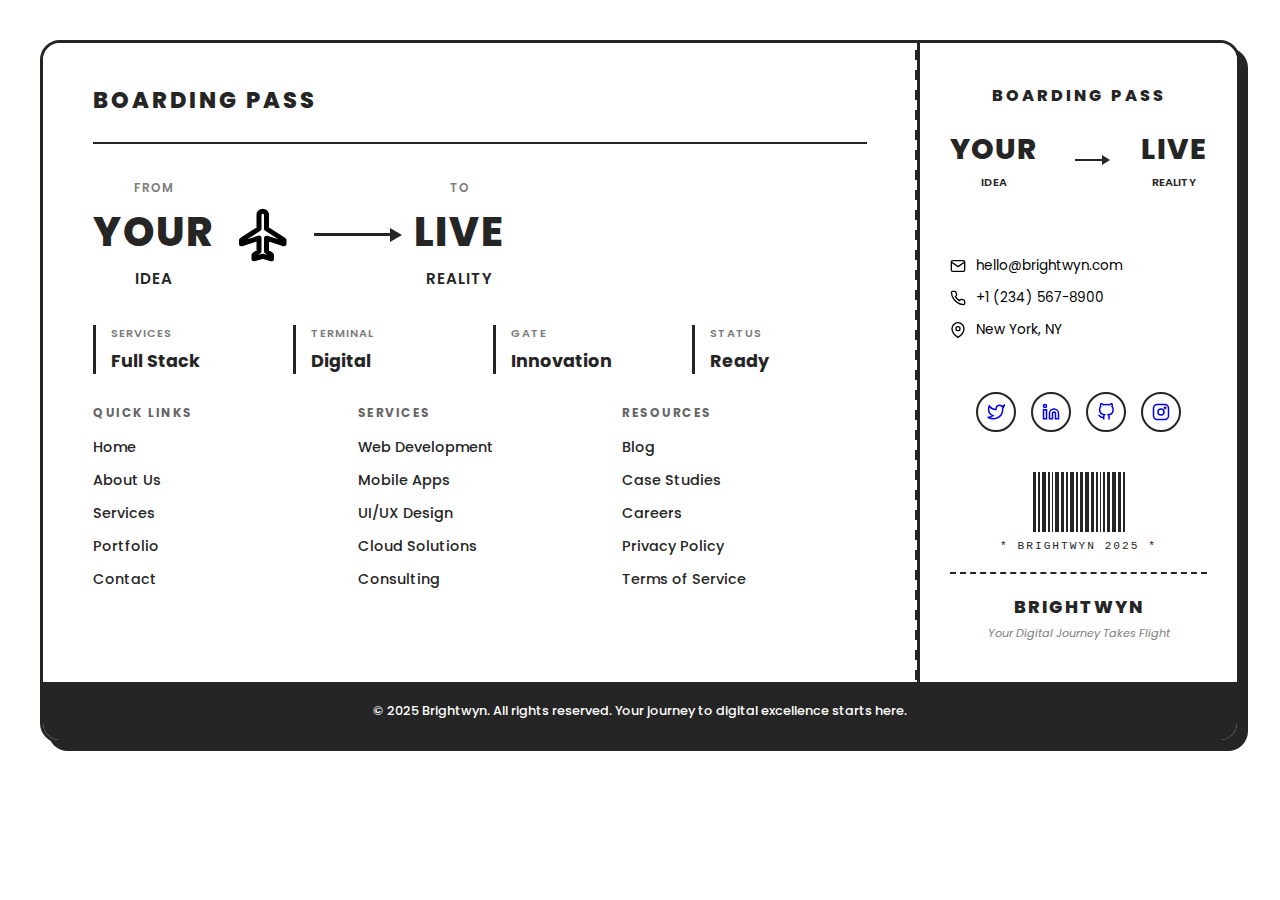
<file: footer1.html>
<!DOCTYPE html>
<html lang="en">
<head>
    <meta charset="UTF-8">
    <meta name="viewport" content="width=device-width, initial-scale=1.0">
    <title>Boarding Pass Footer</title>
    <link rel="preconnect" href="https://fonts.googleapis.com">
    <link rel="preconnect" href="https://fonts.gstatic.com" crossorigin>
    <link href="https://fonts.googleapis.com/css2?family=Poppins:wght@400;500;600;700;800&family=Nunito:wght@400;600&display=swap" rel="stylesheet">
    
    <style>
        * {
            margin: 0;
            padding: 0;
            box-sizing: border-box;
        }

        body {
            font-family: 'Poppins', sans-serif;
            background: #fffffe;
            padding: 40px 20px;
        }

        /* Boarding Pass Footer */
        .boarding-pass-footer {
            max-width: 1200px;
            margin: 0 auto;
            background: white;
            border: 3px solid #252525;
            border-radius: 20px;
            box-shadow: 8px 8px 0px #252525;
            overflow: hidden;
            position: relative;
        }

        /* Perforated edge between main and stub */
        .boarding-pass-footer::before {
            content: '';
            position: absolute;
            right: 320px;
            top: 0;
            bottom: 0;
            width: 2px;
            background: repeating-linear-gradient(
                0deg,
                #252525 0px,
                #252525 10px,
                transparent 10px,
                transparent 20px
            );
            z-index: 10;
        }

        .boarding-pass-container {
            display: grid;
            grid-template-columns: 1fr 320px;
            min-height: 400px;
        }

        /* Main Section (Left) */
        .main-section {
            padding: 40px 50px;
            position: relative;
            background: white;
        }

        .pass-header {
            display: flex;
            justify-content: space-between;
            align-items: flex-start;
            margin-bottom: 35px;
            padding-bottom: 25px;
            border-bottom: 2px solid #252525;
        }

        .pass-title {
            font-family: 'Poppins', sans-serif;
            font-weight: 800;
            font-size: 1.4rem;
            letter-spacing: 3px;
            color: #252525;
        }

        .flight-path {
            display: flex;
            align-items: center;
            gap: 20px;
            margin-bottom: 35px;
        }

        .airport-code {
            text-align: center;
        }

        .airport-label {
            font-size: 0.75rem;
            font-weight: 600;
            color: #252525;
            opacity: 0.6;
            margin-bottom: 5px;
            text-transform: uppercase;
            letter-spacing: 1px;
        }

        .airport-name {
            font-family: 'Poppins', sans-serif;
            font-weight: 800;
            font-size: 2.5rem;
            color: #252525;
            letter-spacing: 2px;
        }

        .airport-city {
            font-size: 0.95rem;
            font-weight: 600;
            color: #252525;
            text-transform: uppercase;
            margin-top: 5px;
            letter-spacing: 1px;
        }

        .plane-icon {
            width: 60px;
            height: 60px;
            stroke: #252525;
            stroke-width: 2;
            fill: none;
        }

        .arrow-line {
            width: 80px;
            height: 3px;
            background: #252525;
            position: relative;
        }

        .arrow-line::after {
            content: '';
            position: absolute;
            right: -8px;
            top: -5px;
            width: 0;
            height: 0;
            border-top: 7px solid transparent;
            border-bottom: 7px solid transparent;
            border-left: 12px solid #252525;
        }

        /* Info Grid */
        .info-grid {
            display: grid;
            grid-template-columns: repeat(4, 1fr);
            gap: 25px;
            margin-bottom: 30px;
        }

        .info-item {
            border-left: 3px solid #252525;
            padding-left: 15px;
        }

        .info-label {
            font-size: 0.7rem;
            font-weight: 600;
            color: #252525;
            opacity: 0.6;
            text-transform: uppercase;
            letter-spacing: 1px;
            margin-bottom: 6px;
        }

        .info-value {
            font-family: 'Poppins', sans-serif;
            font-weight: 700;
            font-size: 1.1rem;
            color: #252525;
        }

        /* Links Section */
        .links-section {
            margin-top: 25px;
        }

        .links-grid {
            display: grid;
            grid-template-columns: repeat(3, 1fr);
            gap: 20px;
        }

        .link-column h4 {
            font-size: 0.75rem;
            font-weight: 700;
            color: #252525;
            text-transform: uppercase;
            letter-spacing: 1.5px;
            margin-bottom: 12px;
            opacity: 0.7;
        }

        .link-column ul {
            list-style: none;
        }

        .link-column li {
            margin-bottom: 8px;
        }

        .link-column a {
            text-decoration: none;
            color: #252525;
            font-size: 0.9rem;
            font-weight: 500;
            transition: all 0.3s ease;
            display: inline-block;
        }

        .link-column a:hover {
            transform: translateX(5px);
            font-weight: 700;
        }

        /* Stub Section (Right) */
        .stub-section {
            background: white;
            padding: 40px 30px;
            display: flex;
            flex-direction: column;
            justify-content: space-between;
            border-left: 3px solid #252525;
        }

        .stub-header {
            text-align: center;
            margin-bottom: 25px;
        }

        .stub-title {
            font-family: 'Poppins', sans-serif;
            font-weight: 800;
            font-size: 1rem;
            letter-spacing: 3px;
            color: #252525;
            margin-bottom: 20px;
        }

        .stub-route {
            display: flex;
            justify-content: space-between;
            align-items: center;
            margin-bottom: 20px;
        }

        .stub-airport {
            text-align: center;
        }

        .stub-code {
            font-family: 'Poppins', sans-serif;
            font-weight: 800;
            font-size: 1.8rem;
            color: #252525;
            letter-spacing: 1px;
        }

        .stub-city {
            font-size: 0.7rem;
            font-weight: 600;
            color: #252525;
            text-transform: uppercase;
            margin-top: 3px;
        }

        .stub-arrow {
            width: 30px;
            height: 2px;
            background: #252525;
            position: relative;
        }

        .stub-arrow::after {
            content: '';
            position: absolute;
            right: -5px;
            top: -4px;
            width: 0;
            height: 0;
            border-top: 5px solid transparent;
            border-bottom: 5px solid transparent;
            border-left: 8px solid #252525;
        }

        /* Contact Info in Stub */
        .stub-contact {
            margin: 20px 0;
        }

        .contact-item {
            display: flex;
            align-items: center;
            gap: 10px;
            margin-bottom: 12px;
            font-size: 0.85rem;
        }

        .contact-item svg {
            width: 16px;
            height: 16px;
            stroke: #252525;
            flex-shrink: 0;
        }

        /* Social Links */
        .social-links {
            display: flex;
            justify-content: center;
            gap: 15px;
            margin: 20px 0;
        }

        .social-link {
            width: 40px;
            height: 40px;
            border: 2.5px solid #252525;
            border-radius: 50%;
            display: flex;
            align-items: center;
            justify-content: center;
            transition: all 0.3s ease;
            background: white;
        }

        .social-link:hover {
            transform: scale(1.1);
            background: #252525;
        }

        .social-link:hover svg {
            stroke: white;
        }

        .social-link svg {
            width: 18px;
            height: 18px;
            stroke: #252525;
        }

        /* Barcode */
        .barcode {
            margin: 20px 0;
            text-align: center;
        }

        .barcode-lines {
            display: flex;
            justify-content: center;
            gap: 2px;
            height: 60px;
            margin-bottom: 8px;
        }

        .bar {
            background: #252525;
            width: 3px;
        }

        .bar:nth-child(2n) {
            width: 2px;
        }

        .bar:nth-child(3n) {
            width: 4px;
        }

        .bar:nth-child(5n) {
            width: 1.5px;
        }

        .barcode-text {
            font-family: 'Courier New', monospace;
            font-size: 0.7rem;
            color: #252525;
            letter-spacing: 2px;
        }

        /* Company Info */
        .company-info {
            text-align: center;
            padding-top: 20px;
            border-top: 2px dashed #252525;
        }

        .company-logo {
            font-family: 'Poppins', sans-serif;
            font-weight: 800;
            font-size: 1.1rem;
            color: #252525;
            letter-spacing: 2px;
            margin-bottom: 5px;
        }

        .company-tagline {
            font-size: 0.7rem;
            color: #252525;
            opacity: 0.6;
            font-style: italic;
        }

        /* Copyright */
        .copyright {
            text-align: center;
            padding: 20px;
            background: #252525;
            color: white;
            font-size: 0.8rem;
            font-weight: 500;
        }

        /* Responsive */
        @media (max-width: 968px) {
            .boarding-pass-footer::before {
                display: none;
            }

            .boarding-pass-container {
                grid-template-columns: 1fr;
            }

            .stub-section {
                border-left: none;
                border-top: 3px dashed #252525;
            }

            .flight-path {
                flex-direction: column;
                gap: 15px;
            }

            .airport-name {
                font-size: 2rem;
            }

            .info-grid {
                grid-template-columns: repeat(2, 1fr);
                gap: 20px;
            }

            .links-grid {
                grid-template-columns: 1fr;
                gap: 25px;
            }

            .main-section {
                padding: 30px 25px;
            }
        }

        @media (max-width: 640px) {
            .airport-name {
                font-size: 1.5rem;
            }

            .info-grid {
                grid-template-columns: 1fr;
            }

            .pass-header {
                flex-direction: column;
                gap: 15px;
            }
        }
    </style>
</head>
<body>
    <footer class="boarding-pass-footer">
        <div class="boarding-pass-container">
            <!-- Main Section -->
            <div class="main-section">
                <div class="pass-header">
                    <div class="pass-title">BOARDING PASS</div>
                </div>

                <!-- Flight Path -->
                <div class="flight-path">
                    <div class="airport-code">
                        <div class="airport-label">From</div>
                        <div class="airport-name">YOUR</div>
                        <div class="airport-city">Idea</div>
                    </div>

                    <svg class="plane-icon" viewBox="0 0 24 24" fill="none">
                        <path d="M20 15.5V14L13 9.5V4C13 3.17 12.33 2.5 11.5 2.5C10.67 2.5 10 3.17 10 4V9.5L3 14V15.5L10 13.25V18.5L8 20V21.5L11.5 20.5L15 21.5V20L13 18.5V13.25L20 15.5Z" stroke="currentColor" stroke-width="2" stroke-linecap="round" stroke-linejoin="round"/>
                    </svg>

                    <div class="arrow-line"></div>

                    <div class="airport-code">
                        <div class="airport-label">To</div>
                        <div class="airport-name">LIVE</div>
                        <div class="airport-city">Reality</div>
                    </div>
                </div>

                <!-- Info Grid -->
                <div class="info-grid">
                    <div class="info-item">
                        <div class="info-label">Services</div>
                        <div class="info-value">Full Stack</div>
                    </div>
                    <div class="info-item">
                        <div class="info-label">Terminal</div>
                        <div class="info-value">Digital</div>
                    </div>
                    <div class="info-item">
                        <div class="info-label">Gate</div>
                        <div class="info-value">Innovation</div>
                    </div>
                    <div class="info-item">
                        <div class="info-label">Status</div>
                        <div class="info-value">Ready</div>
                    </div>
                </div>

                <!-- Links Section -->
                <div class="links-section">
                    <div class="links-grid">
                        <div class="link-column">
                            <h4>Quick Links</h4>
                            <ul>
                                <li><a href="#home">Home</a></li>
                                <li><a href="#about">About Us</a></li>
                                <li><a href="#services">Services</a></li>
                                <li><a href="#portfolio">Portfolio</a></li>
                                <li><a href="#contact">Contact</a></li>
                            </ul>
                        </div>
                        <div class="link-column">
                            <h4>Services</h4>
                            <ul>
                                <li><a href="#web">Web Development</a></li>
                                <li><a href="#mobile">Mobile Apps</a></li>
                                <li><a href="#design">UI/UX Design</a></li>
                                <li><a href="#cloud">Cloud Solutions</a></li>
                                <li><a href="#consulting">Consulting</a></li>
                            </ul>
                        </div>
                        <div class="link-column">
                            <h4>Resources</h4>
                            <ul>
                                <li><a href="#blog">Blog</a></li>
                                <li><a href="#case-studies">Case Studies</a></li>
                                <li><a href="#careers">Careers</a></li>
                                <li><a href="#privacy">Privacy Policy</a></li>
                                <li><a href="#terms">Terms of Service</a></li>
                            </ul>
                        </div>
                    </div>
                </div>
            </div>

            <!-- Stub Section -->
            <div class="stub-section">
                <div class="stub-header">
                    <div class="stub-title">BOARDING PASS</div>
                    <div class="stub-route">
                        <div class="stub-airport">
                            <div class="stub-code">YOUR</div>
                            <div class="stub-city">Idea</div>
                        </div>
                        <div class="stub-arrow"></div>
                        <div class="stub-airport">
                            <div class="stub-code">LIVE</div>
                            <div class="stub-city">Reality</div>
                        </div>
                    </div>
                </div>

                <!-- Contact Info -->
                <div class="stub-contact">
                    <div class="contact-item">
                        <svg viewBox="0 0 24 24" fill="none">
                            <path d="M4 4h16c1.1 0 2 .9 2 2v12c0 1.1-.9 2-2 2H4c-1.1 0-2-.9-2-2V6c0-1.1.9-2 2-2z" stroke="currentColor" stroke-width="2"/>
                            <polyline points="22,6 12,13 2,6" stroke="currentColor" stroke-width="2"/>
                        </svg>
                        <span>hello@brightwyn.com</span>
                    </div>
                    <div class="contact-item">
                        <svg viewBox="0 0 24 24" fill="none">
                            <path d="M22 16.92v3a2 2 0 0 1-2.18 2 19.79 19.79 0 0 1-8.63-3.07 19.5 19.5 0 0 1-6-6 19.79 19.79 0 0 1-3.07-8.67A2 2 0 0 1 4.11 2h3a2 2 0 0 1 2 1.72c.127.96.361 1.903.7 2.81a2 2 0 0 1-.45 2.11L8.09 9.91a16 16 0 0 0 6 6l1.27-1.27a2 2 0 0 1 2.11-.45c.907.339 1.85.573 2.81.7A2 2 0 0 1 22 16.92z" stroke="currentColor" stroke-width="2"/>
                        </svg>
                        <span>+1 (234) 567-8900</span>
                    </div>
                    <div class="contact-item">
                        <svg viewBox="0 0 24 24" fill="none">
                            <path d="M21 10c0 7-9 13-9 13s-9-6-9-13a9 9 0 0 1 18 0z" stroke="currentColor" stroke-width="2"/>
                            <circle cx="12" cy="10" r="3" stroke="currentColor" stroke-width="2"/>
                        </svg>
                        <span>New York, NY</span>
                    </div>
                </div>

                <!-- Social Links -->
                <div class="social-links">
                    <a href="#" class="social-link" aria-label="Twitter">
                        <svg viewBox="0 0 24 24" fill="none">
                            <path d="M23 3a10.9 10.9 0 01-3.14 1.53 4.48 4.48 0 00-7.86 3v1A10.66 10.66 0 013 4s-4 9 5 13a11.64 11.64 0 01-7 2c9 5 20 0 20-11.5a4.5 4.5 0 00-.08-.83A7.72 7.72 0 0023 3z" stroke="currentColor" stroke-width="2"/>
                        </svg>
                    </a>
                    <a href="#" class="social-link" aria-label="LinkedIn">
                        <svg viewBox="0 0 24 24" fill="none">
                            <path d="M16 8a6 6 0 0 1 6 6v7h-4v-7a2 2 0 0 0-2-2 2 2 0 0 0-2 2v7h-4v-7a6 6 0 0 1 6-6zM2 9h4v12H2z" stroke="currentColor" stroke-width="2"/>
                            <circle cx="4" cy="4" r="2" stroke="currentColor" stroke-width="2"/>
                        </svg>
                    </a>
                    <a href="#" class="social-link" aria-label="GitHub">
                        <svg viewBox="0 0 24 24" fill="none">
                            <path d="M9 19c-5 1.5-5-2.5-7-3m14 6v-3.87a3.37 3.37 0 0 0-.94-2.61c3.14-.35 6.44-1.54 6.44-7A5.44 5.44 0 0 0 20 4.77 5.07 5.07 0 0 0 19.91 1S18.73.65 16 2.48a13.38 13.38 0 0 0-7 0C6.27.65 5.09 1 5.09 1A5.07 5.07 0 0 0 5 4.77a5.44 5.44 0 0 0-1.5 3.78c0 5.42 3.3 6.61 6.44 7A3.37 3.37 0 0 0 9 18.13V22" stroke="currentColor" stroke-width="2"/>
                        </svg>
                    </a>
                    <a href="#" class="social-link" aria-label="Instagram">
                        <svg viewBox="0 0 24 24" fill="none">
                            <rect x="2" y="2" width="20" height="20" rx="5" stroke="currentColor" stroke-width="2"/>
                            <circle cx="12" cy="12" r="4" stroke="currentColor" stroke-width="2"/>
                            <circle cx="17.5" cy="6.5" r="1.5" fill="currentColor"/>
                        </svg>
                    </a>
                </div>

                <!-- Barcode -->
                <div class="barcode">
                    <div class="barcode-lines">
                        <div class="bar"></div>
                        <div class="bar"></div>
                        <div class="bar"></div>
                        <div class="bar"></div>
                        <div class="bar"></div>
                        <div class="bar"></div>
                        <div class="bar"></div>
                        <div class="bar"></div>
                        <div class="bar"></div>
                        <div class="bar"></div>
                        <div class="bar"></div>
                        <div class="bar"></div>
                        <div class="bar"></div>
                        <div class="bar"></div>
                        <div class="bar"></div>
                        <div class="bar"></div>
                        <div class="bar"></div>
                        <div class="bar"></div>
                        <div class="bar"></div>
                        <div class="bar"></div>
                    </div>
                    <div class="barcode-text">* BRIGHTWYN 2025 *</div>
                </div>

                <!-- Company Info -->
                <div class="company-info">
                    <div class="company-logo">BRIGHTWYN</div>
                    <div class="company-tagline">Your Digital Journey Takes Flight</div>
                </div>
            </div>
        </div>

        <!-- Copyright -->
        <div class="copyright">
            © 2025 Brightwyn. All rights reserved. Your journey to digital excellence starts here.
        </div>
    </footer>
</body>
</html>
</file>
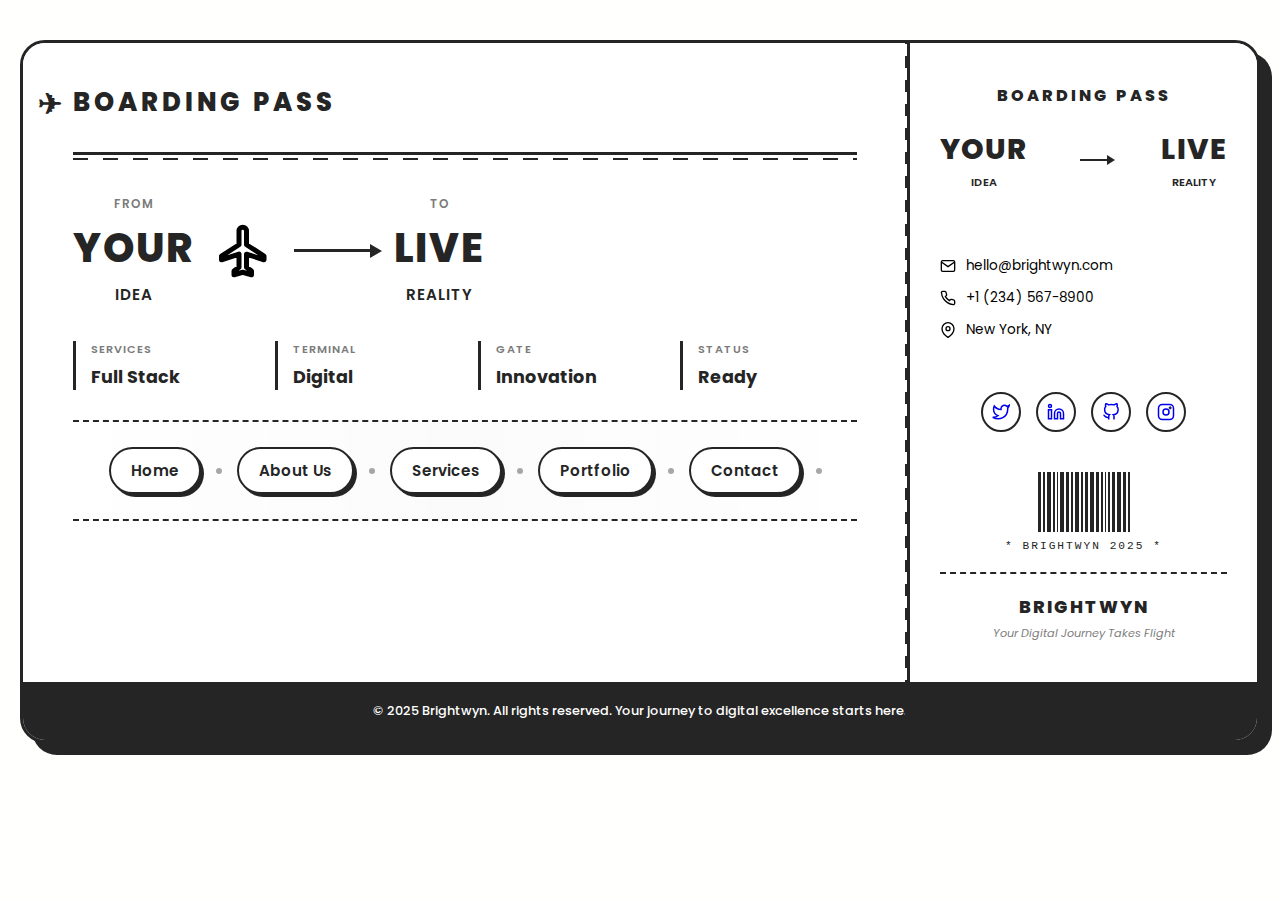
<file: footer2.html>
<!DOCTYPE html>
<html lang="en">
<head>
    <meta charset="UTF-8">
    <meta name="viewport" content="width=device-width, initial-scale=1.0">
    <title>Boarding Pass Footer</title>
    <link rel="preconnect" href="https://fonts.googleapis.com">
    <link rel="preconnect" href="https://fonts.gstatic.com" crossorigin>
    <link href="https://fonts.googleapis.com/css2?family=Poppins:wght@400;500;600;700;800&family=Nunito:wght@400;600&display=swap" rel="stylesheet">
    
    <style>
        * {
            margin: 0;
            padding: 0;
            box-sizing: border-box;
        }

        body {
            font-family: 'Poppins', sans-serif;
            background: #fffffe;
            padding: 40px 20px;
        }

        /* Boarding Pass Footer */
        .boarding-pass-footer {
            max-width: 1400px;
            margin: 0 auto;
            background: white;
            border: 3px solid #252525;
            border-radius: 25px;
            box-shadow: 12px 12px 0px #252525;
            overflow: hidden;
            position: relative;
        }

        /* Background decorative elements */
        .bg-decoration {
            position: absolute;
            pointer-events: none;
            opacity: 0.08;
        }

        .plane-pattern {
            position: absolute;
            top: 20px;
            left: 50px;
            width: 120px;
            height: 120px;
            stroke: #252525;
            stroke-width: 2;
            fill: none;
            opacity: 0.05;
        }

        .cloud-doodle {
            position: absolute;
            bottom: 30px;
            right: 400px;
            width: 150px;
            height: 80px;
            opacity: 0.06;
        }

        .dots-pattern {
            position: absolute;
            top: 50%;
            left: 30%;
            width: 200px;
            height: 200px;
            background: radial-gradient(circle, #252525 2px, transparent 2px);
            background-size: 20px 20px;
            opacity: 0.03;
            transform: translateY(-50%);
        }

        /* Perforated edge between main and stub */
        .boarding-pass-footer::before {
            content: '';
            position: absolute;
            right: 350px;
            top: 0;
            bottom: 0;
            width: 2px;
            background: repeating-linear-gradient(
                0deg,
                #252525 0px,
                #252525 12px,
                transparent 12px,
                transparent 24px
            );
            z-index: 10;
        }

        .boarding-pass-container {
            display: grid;
            grid-template-columns: 1fr 350px;
            min-height: 450px;
        }

        /* Main Section (Left) */
        .main-section {
            padding: 40px 50px;
            position: relative;
            background: white;
        }

        .pass-header {
            display: flex;
            justify-content: space-between;
            align-items: flex-start;
            margin-bottom: 40px;
            padding-bottom: 30px;
            border-bottom: 3px solid #252525;
            position: relative;
        }

        .pass-header::after {
            content: '';
            position: absolute;
            bottom: -8px;
            left: 0;
            right: 0;
            height: 2px;
            background: repeating-linear-gradient(
                90deg,
                #252525 0px,
                #252525 15px,
                transparent 15px,
                transparent 30px
            );
        }

        .pass-title {
            font-family: 'Poppins', sans-serif;
            font-weight: 800;
            font-size: 1.6rem;
            letter-spacing: 4px;
            color: #252525;
            position: relative;
        }

        .pass-title::before {
            content: '✈';
            position: absolute;
            left: -35px;
            font-size: 1.8rem;
        }

        .flight-path {
            display: flex;
            align-items: center;
            gap: 20px;
            margin-bottom: 35px;
        }

        .airport-code {
            text-align: center;
        }

        .airport-label {
            font-size: 0.75rem;
            font-weight: 600;
            color: #252525;
            opacity: 0.6;
            margin-bottom: 5px;
            text-transform: uppercase;
            letter-spacing: 1px;
        }

        .airport-name {
            font-family: 'Poppins', sans-serif;
            font-weight: 800;
            font-size: 2.5rem;
            color: #252525;
            letter-spacing: 2px;
        }

        .airport-city {
            font-size: 0.95rem;
            font-weight: 600;
            color: #252525;
            text-transform: uppercase;
            margin-top: 5px;
            letter-spacing: 1px;
        }

        .plane-icon {
            width: 60px;
            height: 60px;
            stroke: #252525;
            stroke-width: 2;
            fill: none;
        }

        .arrow-line {
            width: 80px;
            height: 3px;
            background: #252525;
            position: relative;
        }

        .arrow-line::after {
            content: '';
            position: absolute;
            right: -8px;
            top: -5px;
            width: 0;
            height: 0;
            border-top: 7px solid transparent;
            border-bottom: 7px solid transparent;
            border-left: 12px solid #252525;
        }

        /* Info Grid */
        .info-grid {
            display: grid;
            grid-template-columns: repeat(4, 1fr);
            gap: 25px;
            margin-bottom: 30px;
        }

        .info-item {
            border-left: 3px solid #252525;
            padding-left: 15px;
        }

        .info-label {
            font-size: 0.7rem;
            font-weight: 600;
            color: #252525;
            opacity: 0.6;
            text-transform: uppercase;
            letter-spacing: 1px;
            margin-bottom: 6px;
        }

        .info-value {
            font-family: 'Poppins', sans-serif;
            font-weight: 700;
            font-size: 1.1rem;
            color: #252525;
        }

        /* Links Section - Row Style */
        .links-section {
            margin-top: 30px;
            padding: 25px 0;
            border-top: 2px dashed #252525;
            border-bottom: 2px dashed #252525;
            background: linear-gradient(90deg, transparent 0%, rgba(37, 37, 37, 0.02) 50%, transparent 100%);
        }

        .links-row {
            display: flex;
            justify-content: center;
            align-items: center;
            gap: 15px;
            flex-wrap: wrap;
        }

        .link-item {
            position: relative;
        }

        .link-item a {
            text-decoration: none;
            color: #252525;
            font-size: 0.95rem;
            font-weight: 600;
            padding: 10px 20px;
            border: 2.5px solid #252525;
            border-radius: 25px;
            display: inline-block;
            transition: all 0.3s ease;
            background: white;
            box-shadow: 3px 3px 0px #252525;
        }

        .link-item a:hover {
            transform: translate(2px, 2px);
            box-shadow: 1px 1px 0px #252525;
            background: #252525;
            color: white;
        }

        .link-separator {
            width: 6px;
            height: 6px;
            background: #252525;
            border-radius: 50%;
            opacity: 0.4;
        }

        /* Stub Section (Right) */
        .stub-section {
            background: white;
            padding: 40px 30px;
            display: flex;
            flex-direction: column;
            justify-content: space-between;
            border-left: 3px solid #252525;
        }

        .stub-header {
            text-align: center;
            margin-bottom: 25px;
        }

        .stub-title {
            font-family: 'Poppins', sans-serif;
            font-weight: 800;
            font-size: 1rem;
            letter-spacing: 3px;
            color: #252525;
            margin-bottom: 20px;
        }

        .stub-route {
            display: flex;
            justify-content: space-between;
            align-items: center;
            margin-bottom: 20px;
        }

        .stub-airport {
            text-align: center;
        }

        .stub-code {
            font-family: 'Poppins', sans-serif;
            font-weight: 800;
            font-size: 1.8rem;
            color: #252525;
            letter-spacing: 1px;
        }

        .stub-city {
            font-size: 0.7rem;
            font-weight: 600;
            color: #252525;
            text-transform: uppercase;
            margin-top: 3px;
        }

        .stub-arrow {
            width: 30px;
            height: 2px;
            background: #252525;
            position: relative;
        }

        .stub-arrow::after {
            content: '';
            position: absolute;
            right: -5px;
            top: -4px;
            width: 0;
            height: 0;
            border-top: 5px solid transparent;
            border-bottom: 5px solid transparent;
            border-left: 8px solid #252525;
        }

        /* Contact Info in Stub */
        .stub-contact {
            margin: 20px 0;
        }

        .contact-item {
            display: flex;
            align-items: center;
            gap: 10px;
            margin-bottom: 12px;
            font-size: 0.85rem;
        }

        .contact-item svg {
            width: 16px;
            height: 16px;
            stroke: #252525;
            flex-shrink: 0;
        }

        /* Social Links */
        .social-links {
            display: flex;
            justify-content: center;
            gap: 15px;
            margin: 20px 0;
        }

        .social-link {
            width: 40px;
            height: 40px;
            border: 2.5px solid #252525;
            border-radius: 50%;
            display: flex;
            align-items: center;
            justify-content: center;
            transition: all 0.3s ease;
            background: white;
        }

        .social-link:hover {
            transform: scale(1.1);
            background: #252525;
        }

        .social-link:hover svg {
            stroke: white;
        }

        .social-link svg {
            width: 18px;
            height: 18px;
            stroke: #252525;
        }

        /* Barcode */
        .barcode {
            margin: 20px 0;
            text-align: center;
        }

        .barcode-lines {
            display: flex;
            justify-content: center;
            gap: 2px;
            height: 60px;
            margin-bottom: 8px;
        }

        .bar {
            background: #252525;
            width: 3px;
        }

        .bar:nth-child(2n) {
            width: 2px;
        }

        .bar:nth-child(3n) {
            width: 4px;
        }

        .bar:nth-child(5n) {
            width: 1.5px;
        }

        .barcode-text {
            font-family: 'Courier New', monospace;
            font-size: 0.7rem;
            color: #252525;
            letter-spacing: 2px;
        }

        /* Company Info */
        .company-info {
            text-align: center;
            padding-top: 20px;
            border-top: 2px dashed #252525;
        }

        .company-logo {
            font-family: 'Poppins', sans-serif;
            font-weight: 800;
            font-size: 1.1rem;
            color: #252525;
            letter-spacing: 2px;
            margin-bottom: 5px;
        }

        .company-tagline {
            font-size: 0.7rem;
            color: #252525;
            opacity: 0.6;
            font-style: italic;
        }

        /* Copyright */
        .copyright {
            text-align: center;
            padding: 20px;
            background: #252525;
            color: white;
            font-size: 0.8rem;
            font-weight: 500;
        }

        /* Responsive */
        @media (max-width: 968px) {
            .boarding-pass-footer::before {
                display: none;
            }

            .boarding-pass-container {
                grid-template-columns: 1fr;
            }

            .stub-section {
                border-left: none;
                border-top: 3px dashed #252525;
            }

            .flight-path {
                flex-direction: column;
                gap: 15px;
            }

            .airport-name {
                font-size: 2rem;
            }

            .info-grid {
                grid-template-columns: repeat(2, 1fr);
                gap: 20px;
            }

            .links-row {
                gap: 10px;
            }

            .link-item a {
                padding: 8px 16px;
                font-size: 0.85rem;
            }

            .main-section {
                padding: 30px 25px;
            }

            .dots-pattern,
            .plane-pattern,
            .cloud-doodle {
                opacity: 0.02;
            }
        }

        @media (max-width: 640px) {
            .airport-name {
                font-size: 1.5rem;
            }

            .info-grid {
                grid-template-columns: 1fr;
            }

            .pass-header {
                flex-direction: column;
                gap: 15px;
            }
        }
    </style>
</head>
<body>
    <footer class="boarding-pass-footer">
        <!-- Background Decorative Elements -->
        <svg class="plane-pattern" viewBox="0 0 24 24" fill="none">
            <path d="M20 15.5V14L13 9.5V4C13 3.17 12.33 2.5 11.5 2.5C10.67 2.5 10 3.17 10 4V9.5L3 14V15.5L10 13.25V18.5L8 20V21.5L11.5 20.5L15 21.5V20L13 18.5V13.25L20 15.5Z" stroke="currentColor" stroke-width="2" stroke-linecap="round" stroke-linejoin="round"/>
        </svg>
        
        <svg class="cloud-doodle" viewBox="0 0 150 80" fill="none">
            <path d="M30 50 Q20 40 30 30 Q40 20 50 30 Q60 20 70 25 Q80 20 90 30 Q100 25 110 35 Q120 30 125 40 Q130 50 120 55 H30Z" stroke="#252525" stroke-width="3" fill="none"/>
        </svg>
        
        <div class="dots-pattern"></div>
        
        <div class="boarding-pass-container">
            <!-- Main Section -->
            <div class="main-section">
                <div class="pass-header">
                    <div class="pass-title">BOARDING PASS</div>
                </div>

                <!-- Flight Path -->
                <div class="flight-path">
                    <div class="airport-code">
                        <div class="airport-label">From</div>
                        <div class="airport-name">YOUR</div>
                        <div class="airport-city">Idea</div>
                    </div>

                    <svg class="plane-icon" viewBox="0 0 24 24" fill="none">
                        <path d="M20 15.5V14L13 9.5V4C13 3.17 12.33 2.5 11.5 2.5C10.67 2.5 10 3.17 10 4V9.5L3 14V15.5L10 13.25V18.5L8 20V21.5L11.5 20.5L15 21.5V20L13 18.5V13.25L20 15.5Z" stroke="currentColor" stroke-width="2" stroke-linecap="round" stroke-linejoin="round"/>
                    </svg>

                    <div class="arrow-line"></div>

                    <div class="airport-code">
                        <div class="airport-label">To</div>
                        <div class="airport-name">LIVE</div>
                        <div class="airport-city">Reality</div>
                    </div>
                </div>

                <!-- Info Grid -->
                <div class="info-grid">
                    <div class="info-item">
                        <div class="info-label">Services</div>
                        <div class="info-value">Full Stack</div>
                    </div>
                    <div class="info-item">
                        <div class="info-label">Terminal</div>
                        <div class="info-value">Digital</div>
                    </div>
                    <div class="info-item">
                        <div class="info-label">Gate</div>
                        <div class="info-value">Innovation</div>
                    </div>
                    <div class="info-item">
                        <div class="info-label">Status</div>
                        <div class="info-value">Ready</div>
                    </div>
                </div>

                <!-- Links Section -->
                <div class="links-section">
                    <div class="links-row">
                        <div class="link-item">
                            <a href="#home">Home</a>
                        </div>
                        <div class="link-separator"></div>
                        <div class="link-item">
                            <a href="#about">About Us</a>
                        </div>
                        <div class="link-separator"></div>
                        <div class="link-item">
                            <a href="#services">Services</a>
                        </div>
                        <div class="link-separator"></div>
                        <div class="link-item">
                            <a href="#portfolio">Portfolio</a>
                        </div>
                        <div class="link-separator"></div>
                        <div class="link-item">
                            <a href="#contact">Contact</a>
                        </div>
                        <div class="link-separator"></div>
                        <!-- <div class="link-item">
                            <a href="#blog">Blog</a>
                        </div>
                        <div class="link-separator"></div>
                        <div class="link-item">
                            <a href="#careers">Careers</a>
                        </div> -->
                    </div>
                </div>
            </div>

            

            <!-- Stub Section -->
            <div class="stub-section">
                <div class="stub-header">
                    <div class="stub-title">BOARDING PASS</div>
                    <div class="stub-route">
                        <div class="stub-airport">
                            <div class="stub-code">YOUR</div>
                            <div class="stub-city">Idea</div>
                        </div>
                        <div class="stub-arrow"></div>
                        <div class="stub-airport">
                            <div class="stub-code">LIVE</div>
                            <div class="stub-city">Reality</div>
                        </div>
                    </div>
                </div>

                <!-- Contact Info -->
                <div class="stub-contact">
                    <div class="contact-item">
                        <svg viewBox="0 0 24 24" fill="none">
                            <path d="M4 4h16c1.1 0 2 .9 2 2v12c0 1.1-.9 2-2 2H4c-1.1 0-2-.9-2-2V6c0-1.1.9-2 2-2z" stroke="currentColor" stroke-width="2"/>
                            <polyline points="22,6 12,13 2,6" stroke="currentColor" stroke-width="2"/>
                        </svg>
                        <span>hello@brightwyn.com</span>
                    </div>
                    <div class="contact-item">
                        <svg viewBox="0 0 24 24" fill="none">
                            <path d="M22 16.92v3a2 2 0 0 1-2.18 2 19.79 19.79 0 0 1-8.63-3.07 19.5 19.5 0 0 1-6-6 19.79 19.79 0 0 1-3.07-8.67A2 2 0 0 1 4.11 2h3a2 2 0 0 1 2 1.72c.127.96.361 1.903.7 2.81a2 2 0 0 1-.45 2.11L8.09 9.91a16 16 0 0 0 6 6l1.27-1.27a2 2 0 0 1 2.11-.45c.907.339 1.85.573 2.81.7A2 2 0 0 1 22 16.92z" stroke="currentColor" stroke-width="2"/>
                        </svg>
                        <span>+1 (234) 567-8900</span>
                    </div>
                    <div class="contact-item">
                        <svg viewBox="0 0 24 24" fill="none">
                            <path d="M21 10c0 7-9 13-9 13s-9-6-9-13a9 9 0 0 1 18 0z" stroke="currentColor" stroke-width="2"/>
                            <circle cx="12" cy="10" r="3" stroke="currentColor" stroke-width="2"/>
                        </svg>
                        <span>New York, NY</span>
                    </div>
                </div>

                <!-- Social Links -->
                <div class="social-links">
                    <a href="#" class="social-link" aria-label="Twitter">
                        <svg viewBox="0 0 24 24" fill="none">
                            <path d="M23 3a10.9 10.9 0 01-3.14 1.53 4.48 4.48 0 00-7.86 3v1A10.66 10.66 0 013 4s-4 9 5 13a11.64 11.64 0 01-7 2c9 5 20 0 20-11.5a4.5 4.5 0 00-.08-.83A7.72 7.72 0 0023 3z" stroke="currentColor" stroke-width="2"/>
                        </svg>
                    </a>
                    <a href="#" class="social-link" aria-label="LinkedIn">
                        <svg viewBox="0 0 24 24" fill="none">
                            <path d="M16 8a6 6 0 0 1 6 6v7h-4v-7a2 2 0 0 0-2-2 2 2 0 0 0-2 2v7h-4v-7a6 6 0 0 1 6-6zM2 9h4v12H2z" stroke="currentColor" stroke-width="2"/>
                            <circle cx="4" cy="4" r="2" stroke="currentColor" stroke-width="2"/>
                        </svg>
                    </a>
                    <a href="#" class="social-link" aria-label="GitHub">
                        <svg viewBox="0 0 24 24" fill="none">
                            <path d="M9 19c-5 1.5-5-2.5-7-3m14 6v-3.87a3.37 3.37 0 0 0-.94-2.61c3.14-.35 6.44-1.54 6.44-7A5.44 5.44 0 0 0 20 4.77 5.07 5.07 0 0 0 19.91 1S18.73.65 16 2.48a13.38 13.38 0 0 0-7 0C6.27.65 5.09 1 5.09 1A5.07 5.07 0 0 0 5 4.77a5.44 5.44 0 0 0-1.5 3.78c0 5.42 3.3 6.61 6.44 7A3.37 3.37 0 0 0 9 18.13V22" stroke="currentColor" stroke-width="2"/>
                        </svg>
                    </a>
                    <a href="#" class="social-link" aria-label="Instagram">
                        <svg viewBox="0 0 24 24" fill="none">
                            <rect x="2" y="2" width="20" height="20" rx="5" stroke="currentColor" stroke-width="2"/>
                            <circle cx="12" cy="12" r="4" stroke="currentColor" stroke-width="2"/>
                            <circle cx="17.5" cy="6.5" r="1.5" fill="currentColor"/>
                        </svg>
                    </a>
                </div>

                <!-- Barcode -->
                <div class="barcode">
                    <div class="barcode-lines">
                        <div class="bar"></div>
                        <div class="bar"></div>
                        <div class="bar"></div>
                        <div class="bar"></div>
                        <div class="bar"></div>
                        <div class="bar"></div>
                        <div class="bar"></div>
                        <div class="bar"></div>
                        <div class="bar"></div>
                        <div class="bar"></div>
                        <div class="bar"></div>
                        <div class="bar"></div>
                        <div class="bar"></div>
                        <div class="bar"></div>
                        <div class="bar"></div>
                        <div class="bar"></div>
                        <div class="bar"></div>
                        <div class="bar"></div>
                        <div class="bar"></div>
                        <div class="bar"></div>
                    </div>
                    <div class="barcode-text">* BRIGHTWYN 2025 *</div>
                </div>

                <!-- Company Info -->
                <div class="company-info">
                    <div class="company-logo">BRIGHTWYN</div>
                    <div class="company-tagline">Your Digital Journey Takes Flight</div>
                </div>
            </div>
        </div>

        <!-- Copyright -->
        <div class="copyright">
            © 2025 Brightwyn. All rights reserved. Your journey to digital excellence starts here.
        </div>
    </footer>
</body>
</html>
</file>
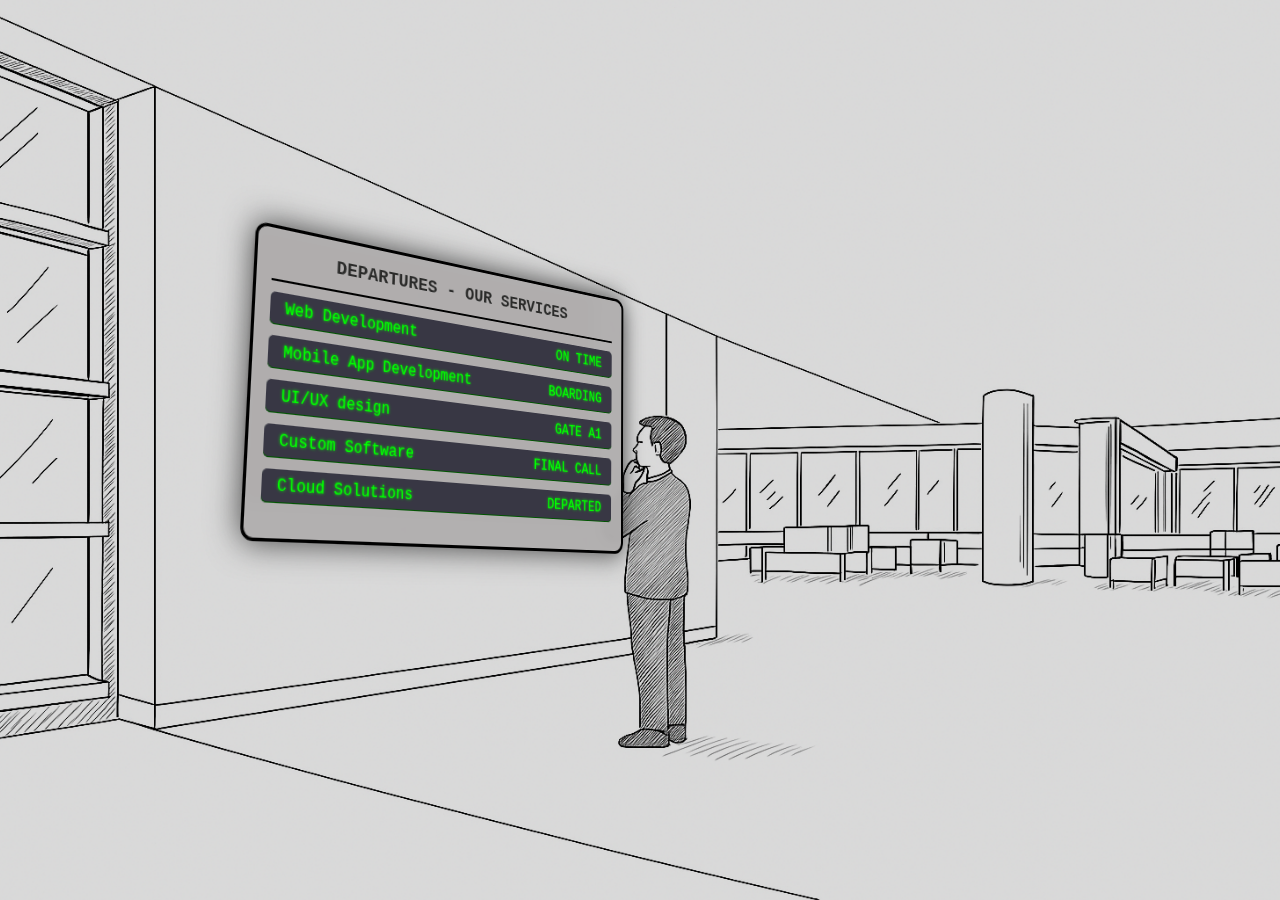
<file: menu.html>
<!DOCTYPE html>
<html lang="en">
<head>
  <meta charset="UTF-8">
  <meta name="viewport" content="width=device-width, initial-scale=1.0">
  <title>Brightwyn Departure Board</title>
  <style>
    body {
      margin: 0;
      font-family: 'Courier New', monospace;
      overflow: hidden;
      background: #000;
    }

    .airport-container {
      position: relative;
      height: 100vh;
      width: 100vw;
      display: flex;
      align-items: center;
      justify-content: center;
    }

    .bg-image {
      position: absolute;
      width: 100%;
      height: 100%;
      object-fit: cover;
      z-index: 1;
      filter: brightness(0.85);
    }


.overlay-mask {
  position: absolute;
  top: 29%;      
  left: 18%;      
  width: 420px;   
  height: 250px;  
  background:rgba(175, 173, 173, 0.95);
  transform: perspective(1100px) rotateY(36deg) rotateX(6deg) rotateZ(6deg);
  border-radius: 12px;
  z-index: 2;
  filter: blur(1.5px);
}

.departure-board {
  position: absolute;
  top: 29%;       
  left: 18%;      
  width: 420px;  
  height: 250px;  
  background:rgba(175, 173, 173, 0.95);
  color: #0f0;
  border: 3px solid #000000;
  border-radius: 12px;
  padding: 15px; 
  z-index: 3;
  box-shadow: 0 0 30px rgba(0,0,0,0.7);
  transform: perspective(1100px) rotateY(36deg) rotateX(6deg) rotateZ(6deg);
  backdrop-filter: blur(3px);
  transition: transform 0.4s ease;
}



    .board-header {
      font-size: 1.2rem;
      font-weight: bold;
      text-align: center;
      margin-bottom: 10px;
      color: #2b2b2a;
      border-bottom: 2px solid #000000;
      padding-bottom: 10px;
      
    }

    .board {
      display: flex;
      flex-direction: column;
      gap: 10px;
    }

    .row {
      display: flex;
      justify-content: space-between;
      background: #383744;
      padding: 6px 15px;
      border-radius: 5px;
      color: #0f0;
      
      text-shadow: 0 0 3px #0f0;
      box-shadow: inset 0 -1px 0 #050;
    }

    @keyframes flip {
      0% { transform: rotateX(0); opacity: 1; }
      50% { transform: rotateX(180deg); opacity: 0.7; }
      100% { transform: rotateX(0); opacity: 1; }
    }
  </style>
</head>
<body>
  <div class="airport-container">
    <img src="assets/img/service.png" alt="Airport Background" class="bg-image">

    
    <div class="overlay-mask"></div>

    <!-- Custom tilted animated departure board -->
    <div class="departure-board">
      <div class="board-header">DEPARTURES - OUR SERVICES</div>
      <div class="board">
        <div class="row"><span>Web Development</span><span>ON TIME</span></div>
        <div class="row"><span>Mobile App Development</span><span>BOARDING</span></div>
        <div class="row"><span>UI/UX design</span><span>GATE A1</span></div>
        <div class="row"><span>Custom Software</span><span>FINAL CALL</span></div>
        <div class="row"><span>Cloud Solutions</span><span>DEPARTED</span></div>
      </div>
    </div>
  </div>

  <script>
    const services = [
      "Web Development",
      "App Design",
      "UI/UX Consulting",
      "SEO Optimization",
      "Cloud Solutions",
      "AI Integration",
      "E-Commerce Systems"
    ];

    const board = document.querySelector('.board');
    const rows = board.querySelectorAll('.row span:first-child');
    let index = 0;

    setInterval(() => {
      rows.forEach((row, i) => {
        const nextService = services[(index + i) % services.length];
        row.textContent = nextService;
      });
      index++;
    }, 4000);
  </script>
</body>
</html>
</file>
